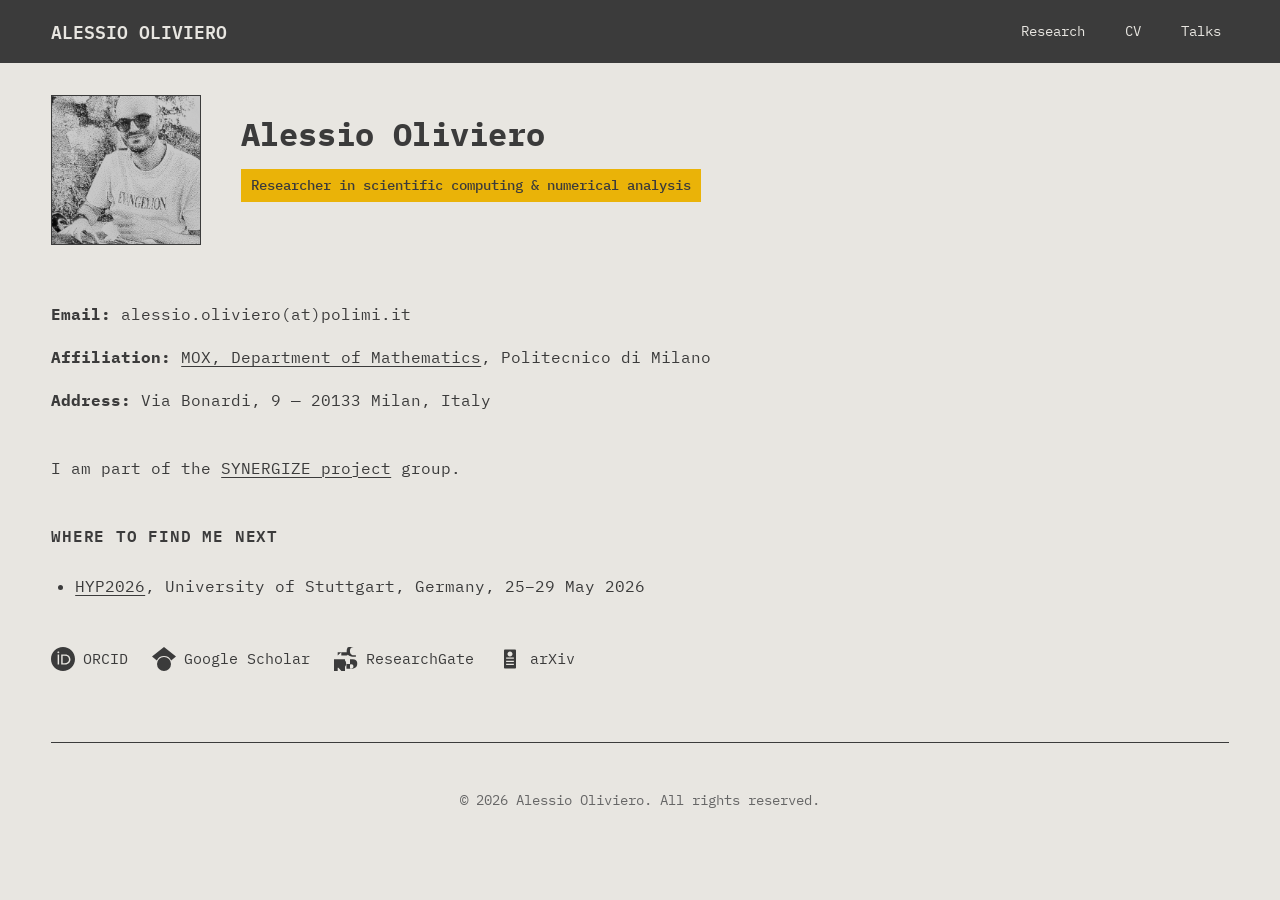
<file: index.html>
<!DOCTYPE html>
<html lang="en">

<head>
    <meta charset="UTF-8">
    <meta name="viewport" content="width=device-width, initial-scale=1.0">
    <title>Alessio Oliviero - Home</title>
    <meta name="description" content="Personal website of Alessio Oliviero.">
    <link rel="stylesheet" href="style.css">
</head>

<body class="home">
    <nav>
        <a href="index.html" class="site-title">Alessio Oliviero</a>
        <div class="nav-links">
            <a href="research.html">Research</a>
            <a href="cv.html">CV</a>
            <a href="talks.html">Talks</a>
        </div>
    </nav>

    <div class="container">
        <header class="header-container">
            <img id="profile-photo" src="io.jpg" alt="Alessio Oliviero">
            <div>
                <h1 class="page-title">Alessio Oliviero</h1>
                <p class="subtitle">Researcher in scientific computing & numerical analysis</p>
            </div>
        </header>

        <section>
            <p><strong>Email:</strong> alessio.oliviero(at)polimi.it</p>
            <p><strong>Affiliation:</strong> <a href="https://mox.polimi.it/" target="_blank">MOX, Department of Mathematics</a>, Politecnico di Milano</p>
            <p><strong>Address:</strong> Via Bonardi, 9 &mdash; 20133 Milan, Italy</p>
        </section>

        <section>
            <p>I am part of the <a href="https://mox.polimi.it/industrial-and-scientific-projects/project-detail/?id=198"
                    target="_blank">SYNERGIZE project</a> group.</p>
        </section>

        <section>
            <h2 class="section-heading">Where to find me next</h2>
            <ul>
                <li><a href="https://www.hyp2026.uni-stuttgart.de/" target="_blank">HYP2026</a>, University of
                    Stuttgart, Germany, 25&ndash;29 May 2026</li>
            </ul>
        </section>

        <section class="social-links">
            <a href="https://orcid.org/0009-0003-2603-6431" title="ORCID" target="_blank">
                <svg width="24" height="24" viewBox="0 0 24 24" fill="currentColor" xmlns="http://www.w3.org/2000/svg">
                    <path
                        d="M12 0C5.372 0 0 5.372 0 12c0 6.627 5.372 12 12 12 6.627 0 12-5.372 12-12C24 5.372 18.627 0 12 0zM7.369 4.378c.525 0 .947.431.947.947s-.422.947-.947.947a.95.95 0 0 1-.947-.947c0-.525.422-.947.947-.947zm-.722 3.038h1.444v10.041H6.647V7.416zm3.562 0h3.9c3.712 0 5.344 2.653 5.344 5.025 0 2.578-2.016 5.025-5.325 5.025h-3.919V7.416zm1.444 1.303v7.444h2.297c3.272 0 4.022-2.484 4.022-3.722 0-2.016-1.284-3.722-4.097-3.722h-2.222z" />
                </svg>
                <span>ORCID</span>
            </a>
            <a href="https://scholar.google.it/citations?user=hSpSvKQAAAAJ&hl" title="Google Scholar" target="_blank">
                <svg width="24" height="24" viewBox="0 0 24 24" fill="currentColor" xmlns="http://www.w3.org/2000/svg">
                    <path
                        d="M12 24a7 7 0 1 1 0-14 7 7 0 0 1 0 14zm0-24L0 9.5l4.838 3.94A8 8 0 0 1 12 9a8 8 0 0 1 7.162 4.44L24 9.5 12 0z" />
                </svg>
                <span>Google Scholar</span>
            </a>
            <a href="https://www.researchgate.net/profile/Alessio-Oliviero-2" title="ResearchGate" target="_blank">
                <svg width="24" height="24" viewBox="0 0 24 24" fill="currentColor" xmlns="http://www.w3.org/2000/svg">
                    <path
                        d="M19.586 0c-.818 0-1.508.19-2.073.565-.564.377-.97.836-1.213 1.374-.249.546-.38 1.222-.38 2.028 0 1.945.722 3.257 2.147 3.923.284.137.66.223 1.124.256.467.034.908.051 1.314.051.411 0 .882-.017 1.416-.051l-.034 1.584c-.58.016-1.123.016-1.636.016-1.191 0-2.247-.09-3.15-.264-1.428-.275-2.529-.86-3.298-1.748-.771-.892-1.157-2.148-1.157-3.754 0-1.533.376-2.784 1.118-3.742C14.508.275 15.65 0 17.184 0h2.402zm-12.28 12.353H11v11.62H7.306v-5.264H3.694v5.264H0v-11.62h7.306c1.69 0 2.923.368 3.696 1.103.774.735 1.161 1.761 1.161 3.076 0 1.23-.332 2.196-.995 2.894-.664.698-1.62 1.103-2.868 1.213l3.525 3.32h-4.463l-2.91-3.287h-1.854v3.287H0V15.54h3.694v-3.187zm0-6.992h3.696c1.69 0 2.924.368 2.924 1.616 0 1.25-.956 1.624-2.26 1.624H7.306V5.361H3.694v3.24zm8.683 6.992h2.905c1.173 0 2.072.194 2.697.58.625.385 1.056.91 1.294 1.57.237.66.357 1.423.357 2.292 0 1.834-.693 3.166-2.076 3.996-1.382.83-3.294 1.246-5.733 1.246H16v-9.684zM12.44 19.46v2.368h3.364c1.176 0 2.074-.183 2.693-.547.62-.364.93-.974.93-1.832 0-.85-.315-1.458-.946-1.825-.63-.367-1.523-.55-2.677-.55h-3.364v2.386z" />
                </svg>
                <span>ResearchGate</span>
            </a>
            <a href="https://arxiv.org/search/?searchtype=author&query=Oliviero%2C+A" title="arXiv" target="_blank">
                <svg width="24" height="24" viewBox="0 0 24 24" fill="currentColor" xmlns="http://www.w3.org/2000/svg">
                    <path
                        d="M16.924 2.4H7.075C6.482 2.4 6 2.883 6 3.475v17.05c0 .592.482 1.075 1.075 1.075h9.849c.592 0 1.076-.483 1.076-1.075V3.475c0-.592-.484-1.075-1.076-1.075zm-1.05 15.688H8.125V16.85h7.75v1.238zm0-3.138H8.125v-1.237h7.75v1.237zm0-3.125H8.125v-1.238h7.75v1.238zM12 9.537c-1.378 0-2.5-1.121-2.5-2.5s1.122-2.5 2.5-2.5 2.5 1.121 2.5 2.5-1.122 2.5-2.5 2.5z" />
                </svg>
                <span>arXiv</span>
            </a>
        </section>

        <footer>
            <p>&copy; 2026 Alessio Oliviero. All rights reserved.</p>
        </footer>
    </div>
</body>

</html>
</file>
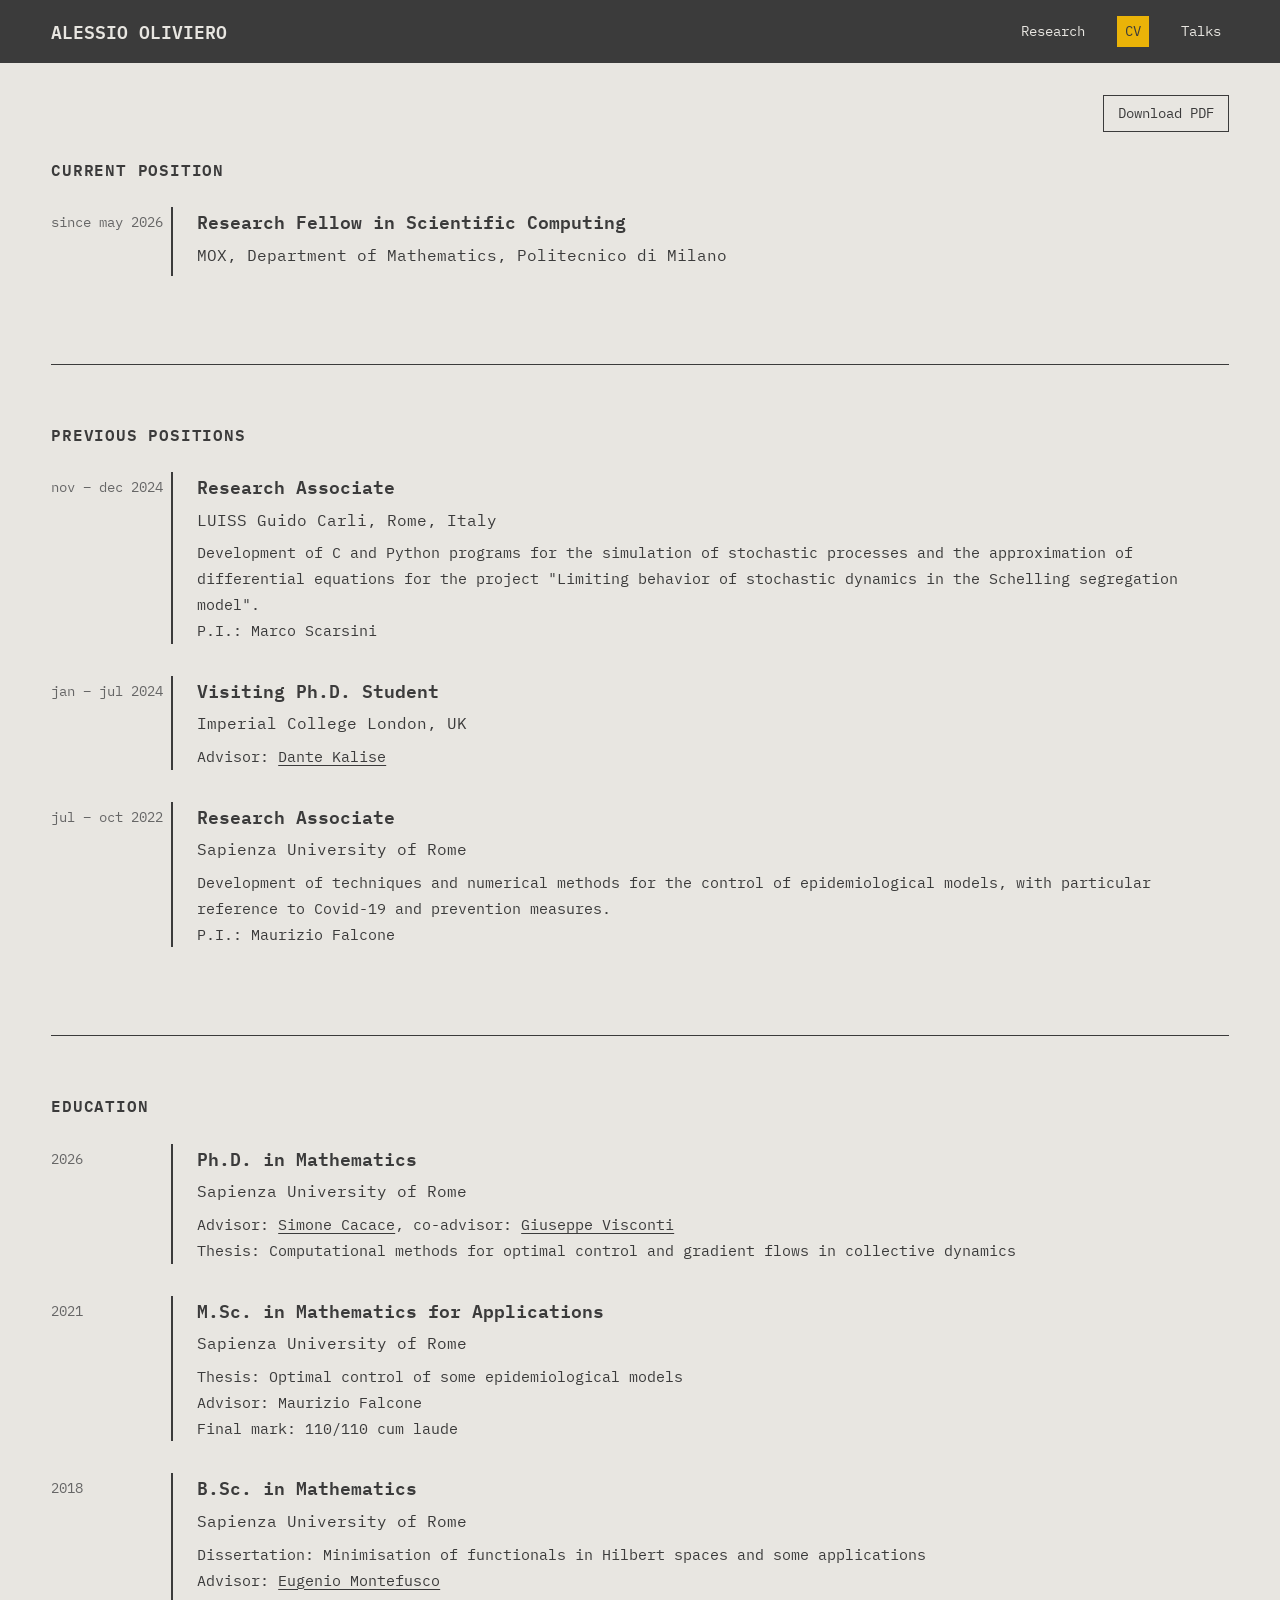
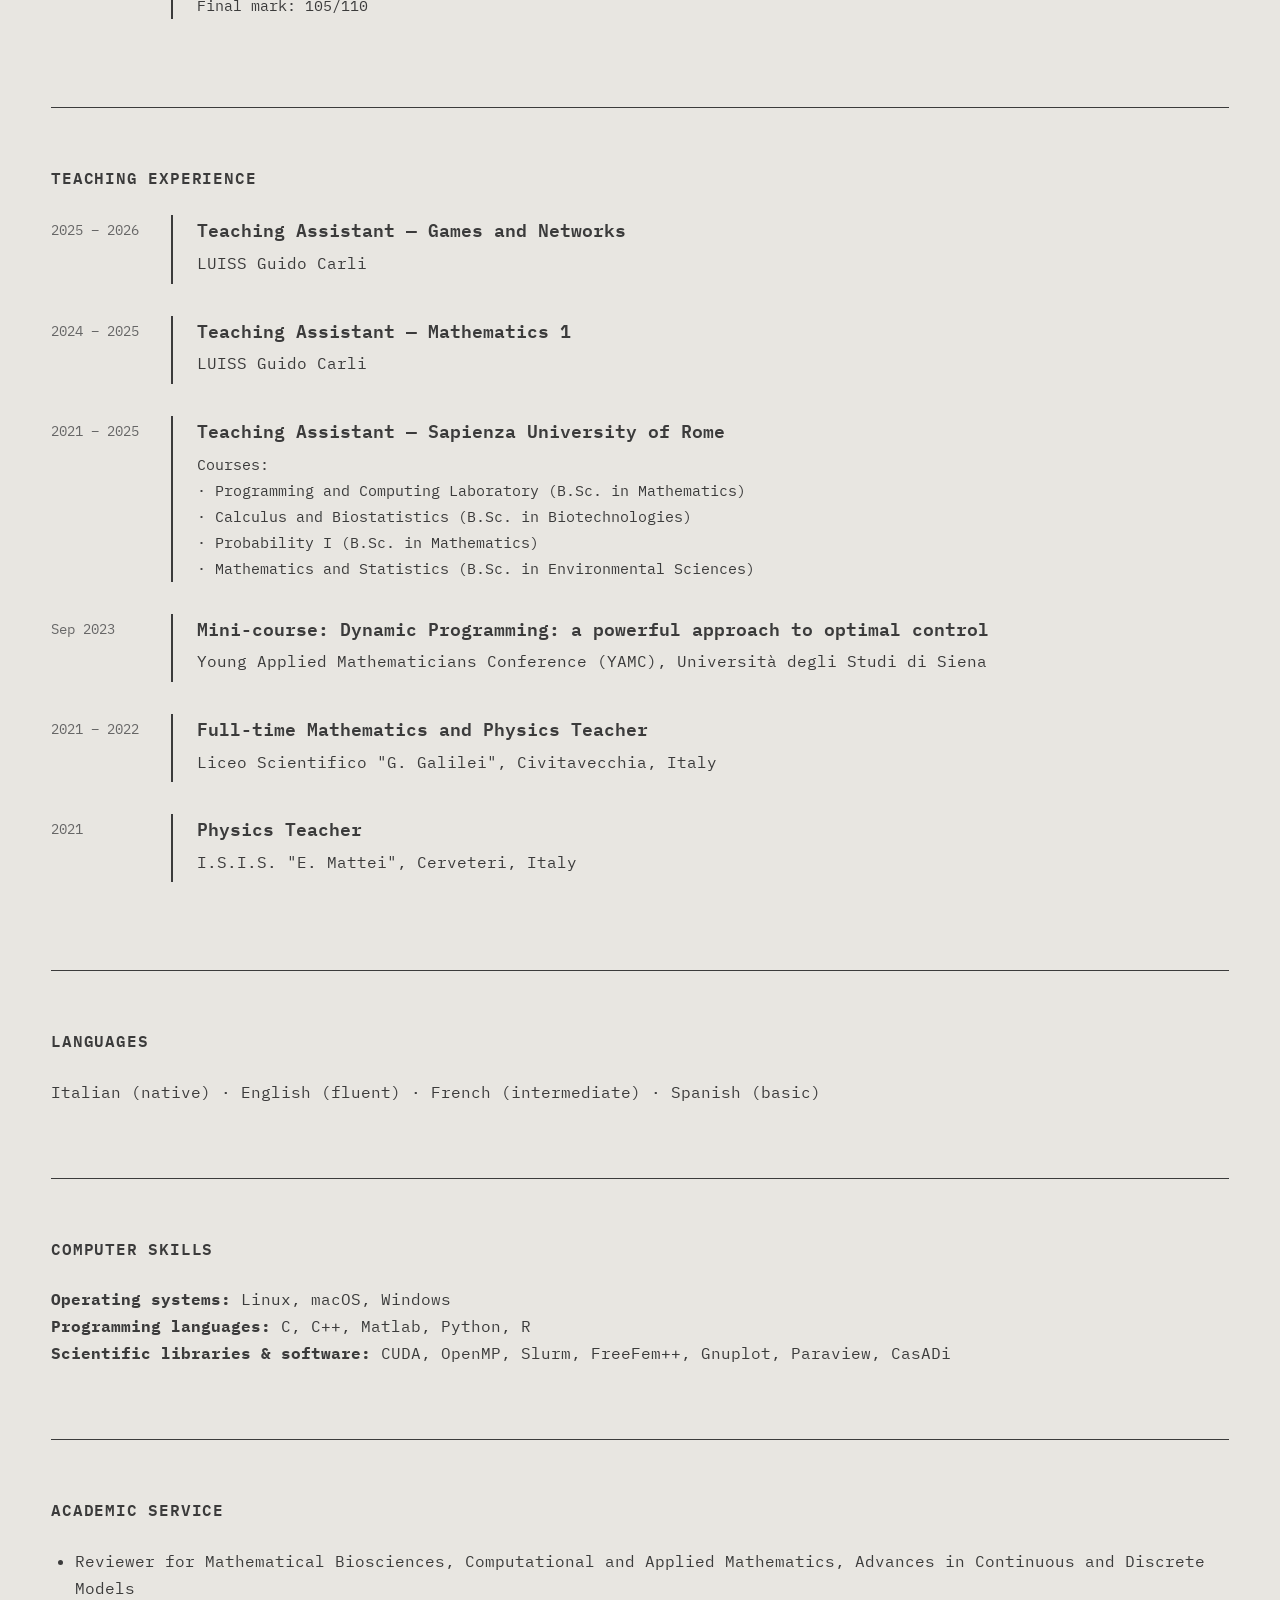
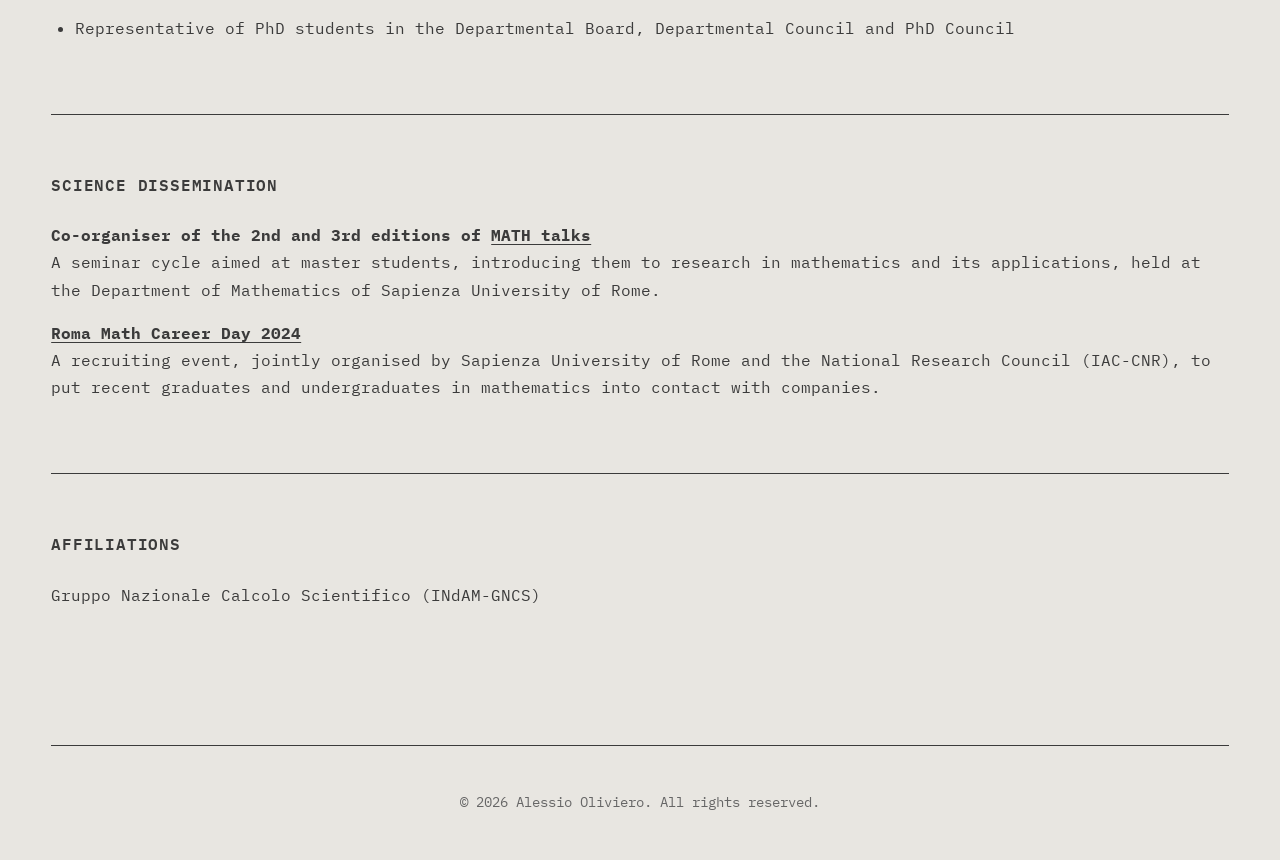
<file: cv.html>
<!DOCTYPE html>
<html lang="en">
<head>
    <meta charset="UTF-8">
    <meta name="viewport" content="width=device-width, initial-scale=1.0">
    <title>Alessio Oliviero - CV</title>
    <meta name="description" content="Curriculum Vitae of Alessio Oliviero.">
    <link rel="stylesheet" href="style.css">
</head>
<body>
    <nav>
        <a href="index.html" class="site-title">Alessio Oliviero</a>
        <div class="nav-links">
            <a href="research.html">Research</a>
            <a href="cv.html" class="active">CV</a>
            <a href="talks.html">Talks</a>
        </div>
    </nav>
    <div class="container">
        <div class="top-bar">
            <a href="https://drive.google.com/file/d/13U3YbW_ttFqAuwfOAF9lla3ItWblME2H/view?usp=drive_link" class="btn-outline" target="_blank">Download PDF</a>
        </div>

        <section>
            <h2 class="section-heading">Current Position</h2>
            <div class="cv-entry">
                <div class="cv-date">since may 2026</div>
                <div class="cv-content">
                    <h3 class="cv-role">Research Fellow in Scientific Computing</h3>
                    <div class="cv-institution">MOX, Department of Mathematics, Politecnico di Milano</div>
                </div>
            </div>
        </section>
        <section>
            <h2 class="section-heading">Previous Positions</h2>
            <div class="cv-entry">
                <div class="cv-date">nov – dec 2024</div>
                <div class="cv-content">
                    <h3 class="cv-role">Research Associate</h3>
                    <div class="cv-institution">LUISS Guido Carli, Rome, Italy</div>
                    <div class="cv-description">Development of C and Python programs for the simulation of stochastic processes and the approximation of differential equations for the project "Limiting behavior of stochastic dynamics in the Schelling segregation model".<br>P.I.: Marco Scarsini</div>
                </div>
            </div>
            <div class="cv-entry">
                <div class="cv-date">jan – jul 2024</div>
                <div class="cv-content">
                    <h3 class="cv-role">Visiting Ph.D. Student</h3>
                    <div class="cv-institution">Imperial College London, UK</div>
                    <div class="cv-description">Advisor: <a href="https://www.dkalise.net/" target="_blank">Dante Kalise</a></div>
                </div>
            </div>
            <div class="cv-entry">
                <div class="cv-date">jul – oct 2022</div>
                <div class="cv-content">
                    <h3 class="cv-role">Research Associate</h3>
                    <div class="cv-institution">Sapienza University of Rome</div>
                    <div class="cv-description">Development of techniques and numerical methods for the control of epidemiological models, with particular reference to Covid-19 and prevention measures.<br>P.I.: Maurizio Falcone</div>
                </div>
            </div>
        </section>
        <section>
            <h2 class="section-heading">Education</h2>
            <div class="cv-entry">
                <div class="cv-date">2026</div>
                <div class="cv-content">
                    <h3 class="cv-role">Ph.D. in Mathematics</h3>
                    <div class="cv-institution">Sapienza University of Rome</div>
                    <div class="cv-description">Advisor: <a href="https://sites.google.com/uniroma1.it/simonecacace" target="_blank">Simone Cacace</a>, co-advisor: <a href="https://giuseppevisconti.site.uniroma1.it/" target="_blank">Giuseppe Visconti</a> <br>Thesis: Computational methods for optimal control and gradient flows in collective dynamics</div>
                </div>
            </div>
            <div class="cv-entry">
                <div class="cv-date">2021</div>
                <div class="cv-content">
                    <h3 class="cv-role">M.Sc. in Mathematics for Applications</h3>
                    <div class="cv-institution">Sapienza University of Rome</div>
                    <div class="cv-description">Thesis: Optimal control of some epidemiological models<br>Advisor: Maurizio Falcone<br>Final mark: 110/110 cum laude</div>
                </div>
            </div>
            <div class="cv-entry">
                <div class="cv-date">2018</div>
                <div class="cv-content">
                    <h3 class="cv-role">B.Sc. in Mathematics</h3>
                    <div class="cv-institution">Sapienza University of Rome</div>
                    <div class="cv-description">Dissertation: Minimisation of functionals in Hilbert spaces and some applications<br>Advisor: <a href="https://corsidilaurea.uniroma1.it/it/lecturer/3cdecf0330d309e2a8ee1bf378feb15f0cd02314f2ce4bd06f1b8053" target="_blank">Eugenio Montefusco</a><br>Final mark: 105/110</div>
                </div>
            </div>
            
        </section>
        <section>
            <h2 class="section-heading">Teaching Experience</h2>
            <div class="cv-entry">
                <div class="cv-date">2025 – 2026</div>
                <div class="cv-content">
                    <h3 class="cv-role">Teaching Assistant — Games and Networks</h3>
                    <div class="cv-institution">LUISS Guido Carli</div>
                </div>
            </div>
            <div class="cv-entry">
                <div class="cv-date">2024 – 2025</div>
                <div class="cv-content">
                    <h3 class="cv-role">Teaching Assistant — Mathematics 1</h3>
                    <div class="cv-institution">LUISS Guido Carli</div>
                </div>
            </div>
            <div class="cv-entry">
                <div class="cv-date">2021 – 2025</div>
                <div class="cv-content">
                    <h3 class="cv-role">Teaching Assistant — Sapienza University of Rome</h3>
                    <div class="cv-description">Courses:<br>· Programming and Computing Laboratory (B.Sc. in Mathematics)<br>· Calculus and Biostatistics (B.Sc. in Biotechnologies)<br>· Probability I (B.Sc. in Mathematics)<br>· Mathematics and Statistics (B.Sc. in Environmental Sciences)</div>
                </div>
            </div>
            <div class="cv-entry">
                <div class="cv-date">Sep 2023</div>
                <div class="cv-content">
                    <h3 class="cv-role">Mini-course: Dynamic Programming: a powerful approach to optimal control</h3>
                    <div class="cv-institution">Young Applied Mathematicians Conference (YAMC), Università degli Studi di Siena</div>
                </div>
            </div>
            <div class="cv-entry">
                <div class="cv-date">2021 – 2022</div>
                <div class="cv-content">
                    <h3 class="cv-role">Full-time Mathematics and Physics Teacher</h3>
                    <div class="cv-institution">Liceo Scientifico "G. Galilei", Civitavecchia, Italy</div>
                </div>
            </div>
            <div class="cv-entry">
                <div class="cv-date">2021</div>
                <div class="cv-content">
                    <h3 class="cv-role">Physics Teacher</h3>
                    <div class="cv-institution">I.S.I.S. "E. Mattei", Cerveteri, Italy</div>
                </div>
            </div>
        </section>
        <section>
            <h2 class="section-heading">Languages</h2>
            <p>Italian (native) · English (fluent) · French (intermediate) · Spanish (basic)</p>
        </section>
        <section>
            <h2 class="section-heading">Computer Skills</h2>
            <p>
                <strong>Operating systems:</strong> Linux, macOS, Windows<br>
                <strong>Programming languages:</strong> C, C++, Matlab, Python, R<br>
                <strong>Scientific libraries &amp; software:</strong> CUDA, OpenMP, Slurm, FreeFem++, Gnuplot, Paraview, CasADi
            </p>
        </section>
        <section>
            <h2 class="section-heading">Academic Service</h2>
            <ul>
                <li>Reviewer for Mathematical Biosciences, Computational and Applied Mathematics, Advances in Continuous and Discrete Models</li>
                <li>Representative of PhD students in the Departmental Board, Departmental Council and PhD Council</li>
            </ul>
        </section>
        <section>
            <h2 class="section-heading">Science Dissemination</h2>
            <p>
                <strong>Co-organiser of the 2nd and 3rd editions of <a href="https://sites.google.com/uniroma1.it/math" target="_blank">MATH talks</a></strong><br>
                A seminar cycle aimed at master students, introducing them to research in mathematics and its applications, held at the Department of Mathematics of Sapienza University of Rome.
            </p>
            <p>
                <strong><a href="https://www.cnr.it/it/evento/19324/roma-math-career-day-2024" target="_blank">Roma Math Career Day 2024</a></strong><br>
                A recruiting event, jointly organised by Sapienza University of Rome and the National Research Council (IAC-CNR), to put recent graduates and undergraduates in mathematics into contact with companies.
            </p>
        </section>
        <section>
            <h2 class="section-heading">Affiliations</h2>
            <p>Gruppo Nazionale Calcolo Scientifico (INdAM-GNCS)</p>
        </section>
        <footer>
            <p>&copy; 2026 Alessio Oliviero. All rights reserved.</p>
        </footer>
    </div>
</body>
</html>
</file>
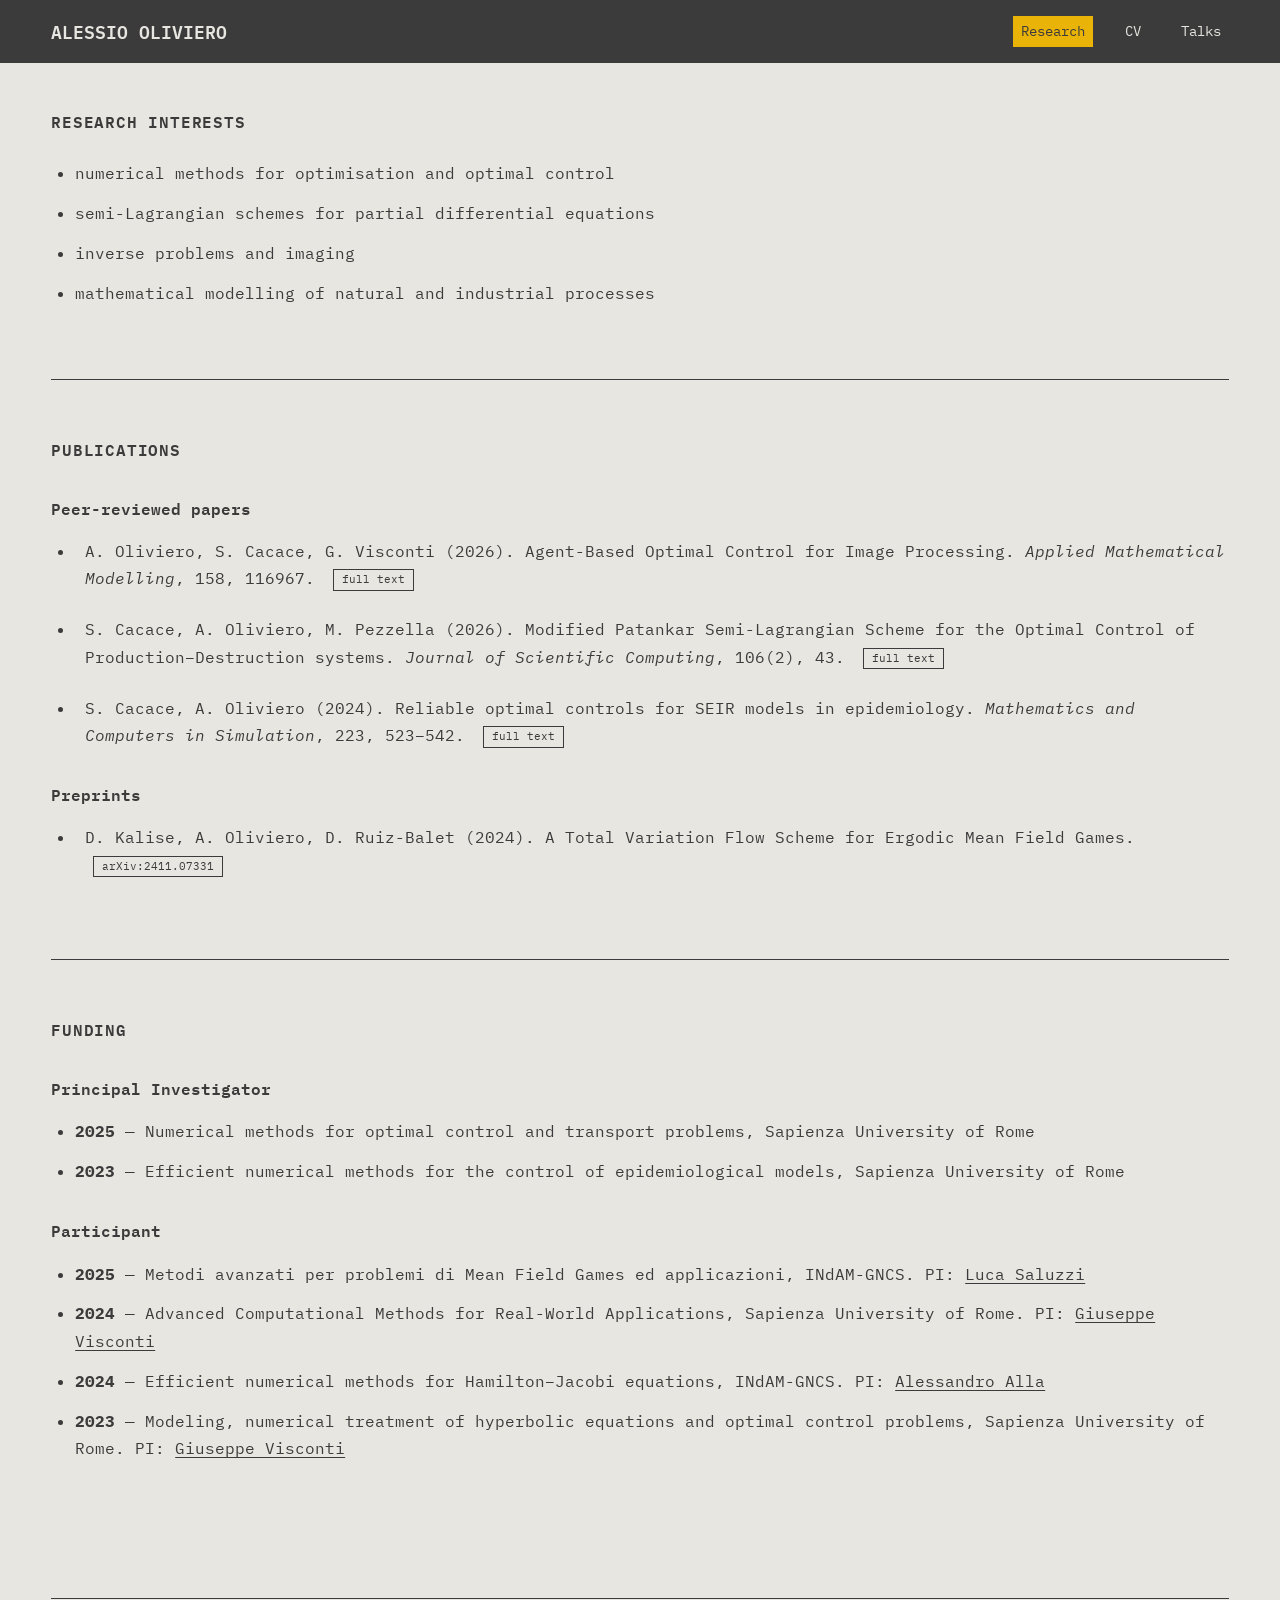
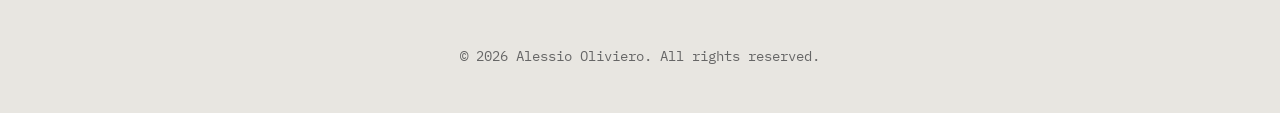
<file: research.html>
<!DOCTYPE html>
<html lang="en">
<head>
    <meta charset="UTF-8">
    <meta name="viewport" content="width=device-width, initial-scale=1.0">
    <title>Alessio Oliviero - Research</title>
    <meta name="description" content="Research interests, publications, and funding of Alessio Oliviero.">
    <link rel="stylesheet" href="style.css">
</head>
<body>
    <nav>
        <a href="index.html" class="site-title">Alessio Oliviero</a>
        <div class="nav-links">
            <a href="research.html" class="active">Research</a>
            <a href="cv.html">CV</a>
            <a href="talks.html">Talks</a>
        </div>
    </nav>

    <div class="container">
        <section>
            <h2 class="section-heading">Research Interests</h2>
            <ul>
                <li>numerical methods for optimisation and optimal control</li>
                <li>semi-Lagrangian schemes for partial differential equations</li>
                <li>inverse problems and imaging</li>
                <li>mathematical modelling of natural and industrial processes</li>
            </ul>
        </section>

        <section>
            <h2 class="section-heading">Publications</h2>
            
            <h3 class="subsection-heading">Peer-reviewed papers</h3>
            <ul>
                <li class="publication-item">
                    A. Oliviero, S. Cacace, G. Visconti (2026). Agent-Based Optimal Control for Image Processing. <em>Applied Mathematical Modelling</em>, 158, 116967. 
                    <a href="https://doi.org/10.1016/j.apm.2026.116967" target="_blank" class="badge">full text</a>
                </li>
                <li class="publication-item">
                    S. Cacace, A. Oliviero, M. Pezzella (2026). Modified Patankar Semi-Lagrangian Scheme for the Optimal Control of Production&ndash;Destruction systems. <em>Journal of Scientific Computing</em>, 106(2), 43. 
                    <a href="https://rdcu.be/eXnLs" target="_blank" class="badge">full text</a>
                </li>
                <li class="publication-item">
                    S. Cacace, A. Oliviero (2024). Reliable optimal controls for SEIR models in epidemiology. <em>Mathematics and Computers in Simulation</em>, 223, 523&ndash;542. 
                    <a href="https://www.sciencedirect.com/science/article/abs/pii/S0378475424001605" target="_blank" class="badge">full text</a>
                </li>
            </ul>

            <h3 class="subsection-heading">Preprints</h3>
            <ul>
                <li class="publication-item">
                    D. Kalise, A. Oliviero, D. Ruiz-Balet (2024). A Total Variation Flow Scheme for Ergodic Mean Field Games. 
                    <a href="https://arxiv.org/pdf/2411.07331" target="_blank" class="badge">arXiv:2411.07331</a>
                </li>
            </ul>
        </section>

        <section>
            <h2 class="section-heading">Funding</h2>
            
            <h3 class="subsection-heading">Principal Investigator</h3>
            <ul>
                <li><strong>2025</strong> &mdash; Numerical methods for optimal control and transport problems, Sapienza University of Rome</li>
                <li><strong>2023</strong> &mdash; Efficient numerical methods for the control of epidemiological models, Sapienza University of Rome</li>
            </ul>

            <h3 class="subsection-heading">Participant</h3>
            <ul>
                <li><strong>2025</strong> &mdash; Metodi avanzati per problemi di Mean Field Games ed applicazioni, INdAM-GNCS. PI: <a href="https://sites.google.com/view/lucasaluzzi/home" target="_blank">Luca Saluzzi</a></li>
                <li><strong>2024</strong> &mdash; Advanced Computational Methods for Real-World Applications, Sapienza University of Rome. PI: <a href="https://giuseppevisconti.site.uniroma1.it/" target="_blank">Giuseppe Visconti</a></li>
                <li><strong>2024</strong> &mdash; Efficient numerical methods for Hamilton&ndash;Jacobi equations, INdAM-GNCS. PI: <a href="https://www.alessandroalla.com/" target="_blank">Alessandro Alla</a></li>
                <li><strong>2023</strong> &mdash; Modeling, numerical treatment of hyperbolic equations and optimal control problems, Sapienza University of Rome. PI: <a href="https://giuseppevisconti.site.uniroma1.it/" target="_blank">Giuseppe Visconti</a></li>
            </ul>
        </section>

        <footer>
            <p>&copy; 2026 Alessio Oliviero. All rights reserved.</p>
        </footer>
    </div>
</body>
</html>
</file>
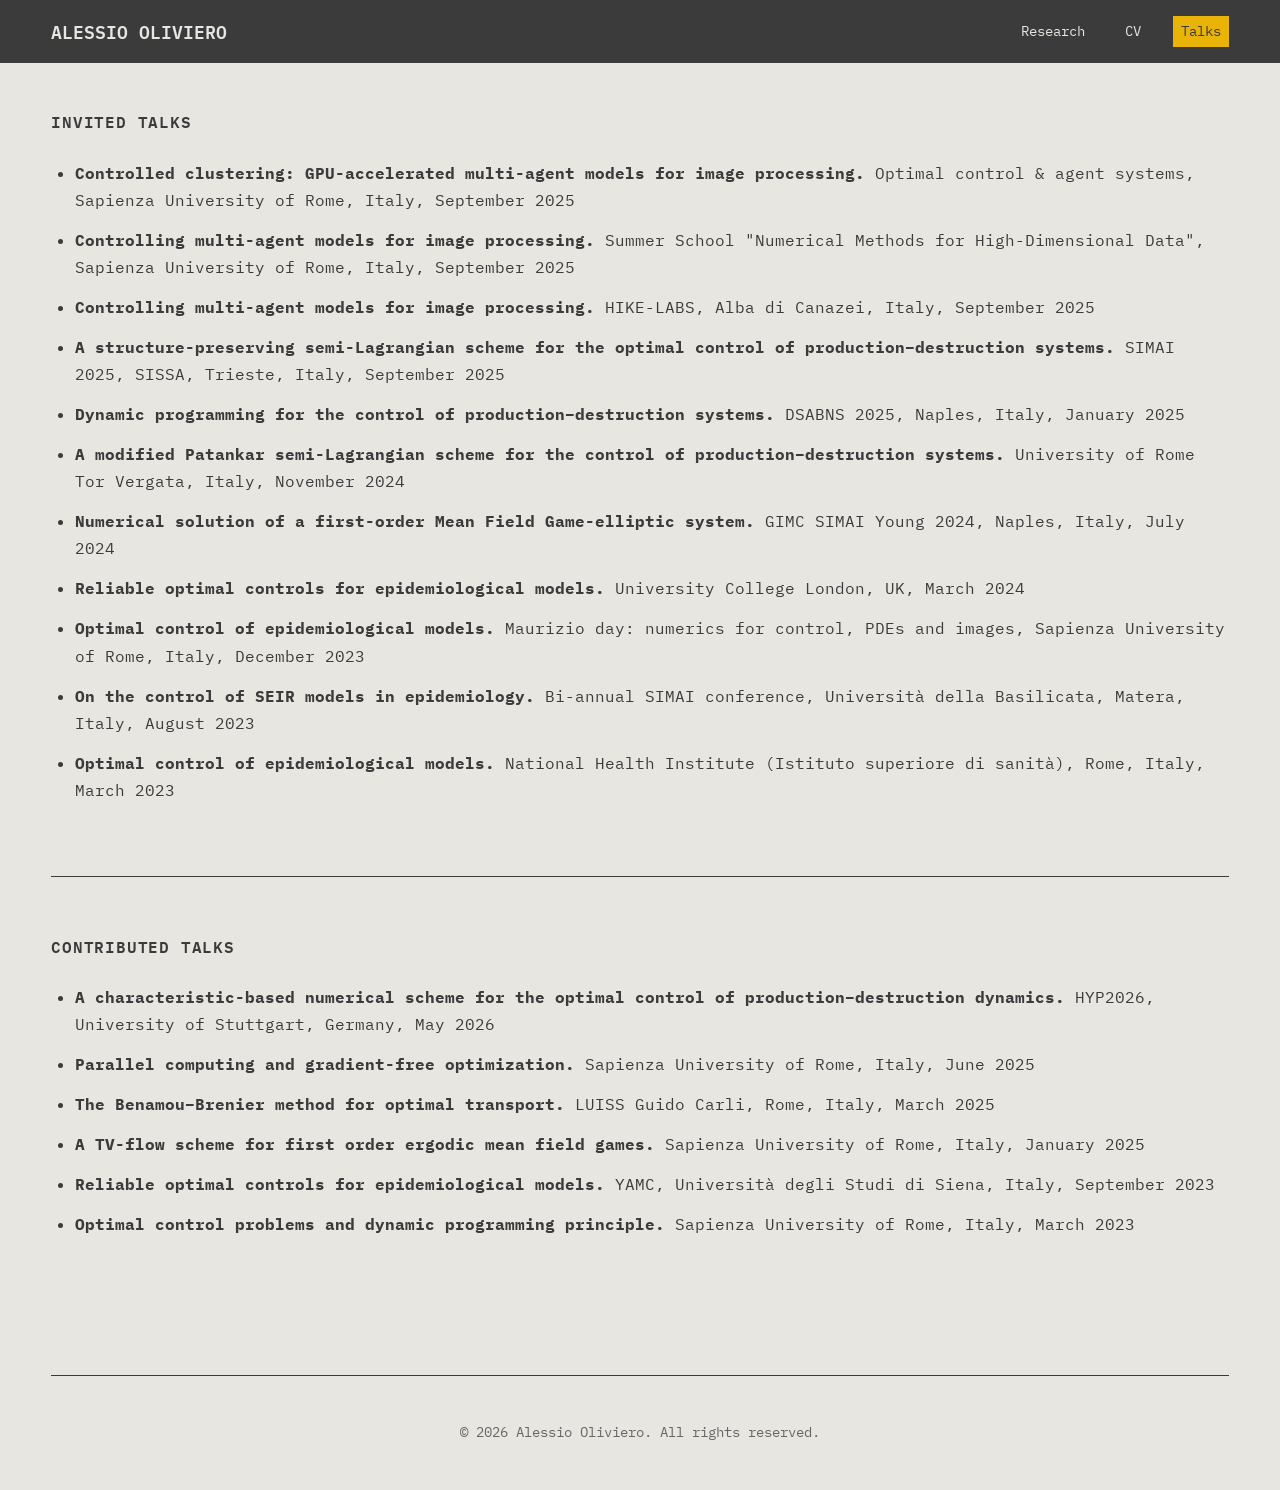
<file: talks.html>
<!DOCTYPE html>
<html lang="en">
<head>
    <meta charset="UTF-8">
    <meta name="viewport" content="width=device-width, initial-scale=1.0">
    <title>Alessio Oliviero - Talks</title>
    <meta name="description" content="Invited and contributed talks by Alessio Oliviero.">
    <link rel="stylesheet" href="style.css">
</head>
<body>
    <nav>
        <a href="index.html" class="site-title">Alessio Oliviero</a>
        <div class="nav-links">
            <a href="research.html">Research</a>
            <a href="cv.html">CV</a>
            <a href="talks.html" class="active">Talks</a>
        </div>
    </nav>

    <div class="container">
        <section>
            <h2 class="section-heading">Invited Talks</h2>
            <ul class="talk-list">
                <li><strong>Controlled clustering: GPU-accelerated multi-agent models for image processing.</strong> Optimal control & agent systems, Sapienza University of Rome, Italy, September 2025</li>
                <li><strong>Controlling multi-agent models for image processing.</strong> Summer School "Numerical Methods for High-Dimensional Data", Sapienza University of Rome, Italy, September 2025</li>
                <li><strong>Controlling multi-agent models for image processing.</strong> HIKE-LABS, Alba di Canazei, Italy, September 2025</li>
                <li><strong>A structure-preserving semi-Lagrangian scheme for the optimal control of production&ndash;destruction systems.</strong> SIMAI 2025, SISSA, Trieste, Italy, September 2025</li>
                <li><strong>Dynamic programming for the control of production&ndash;destruction systems.</strong> DSABNS 2025, Naples, Italy, January 2025</li>
                <li><strong>A modified Patankar semi-Lagrangian scheme for the control of production–destruction systems.</strong> University of Rome Tor Vergata, Italy, November 2024</li>
                <li><strong>Numerical solution of a first-order Mean Field Game-elliptic system.</strong> GIMC SIMAI Young 2024, Naples, Italy, July 2024</li>
                <li><strong>Reliable optimal controls for epidemiological models.</strong> University College London, UK, March 2024</li>
                <li><strong>Optimal control of epidemiological models.</strong> Maurizio day: numerics for control, PDEs and images, Sapienza University of Rome, Italy, December 2023</li>
                <li><strong>On the control of SEIR models in epidemiology.</strong> Bi-annual SIMAI conference, Università della Basilicata, Matera, Italy, August 2023</li>
                <li><strong>Optimal control of epidemiological models.</strong> National Health Institute (Istituto superiore di sanità), Rome, Italy, March 2023</li>
            </ul>
        </section>

        <section>
            <h2 class="section-heading">Contributed Talks</h2>
            <ul class="talk-list">
                <li><strong>A characteristic-based numerical scheme for the optimal control of production–destruction dynamics.</strong> HYP2026, University of Stuttgart, Germany, May 2026</li>
                <li><strong>Parallel computing and gradient-free optimization.</strong> Sapienza University of Rome, Italy, June 2025</li>
                <li><strong>The Benamou–Brenier method for optimal transport.</strong> LUISS Guido Carli, Rome, Italy, March 2025</li>
                <li><strong>A TV-flow scheme for first order ergodic mean field games.</strong> Sapienza University of Rome, Italy, January 2025</li>
                <li><strong>Reliable optimal controls for epidemiological models.</strong> YAMC, Università degli Studi di Siena, Italy, September 2023</li>
                <li><strong>Optimal control problems and dynamic programming principle.</strong> Sapienza University of Rome, Italy, March 2023</li>
            </ul>
        </section>

        <footer>
            <p>&copy; 2026 Alessio Oliviero. All rights reserved.</p>
        </footer>
    </div>
</body>
</html>
</file>
<file: style.css>
@import url('https://fonts.googleapis.com/css2?family=IBM+Plex+Mono:ital,wght@0,300;0,400;0,500;0,600;0,700;1,400&display=swap');

:root {
  --bg: #e8e6e1;
  --text: #3b3b3b;
  --accent: #eab308;
  --border: #3b3b3b;
  --muted: #666666;
}

* {
  border-radius: 0 !important;
  box-shadow: none !important;
  box-sizing: border-box;
}

body {
  font-family: 'IBM Plex Mono', monospace;
  font-weight: 400;
  background-color: var(--bg);
  color: var(--text);
  margin: 0;
  padding: 0;
  line-height: 1.7;
}

/* Full-width container */
.container {
  width: 100%;
  padding: 2rem 4vw;
}

@media (max-width: 768px) {
  .container {
    padding: 1.5rem 20px;
  }
}

/* Nav Bar — full width */
nav {
  display: flex;
  justify-content: space-between;
  align-items: center;
  background-color: var(--text);
  color: var(--bg);
  padding: 1rem 4vw;
}

@media (max-width: 768px) {
  nav {
    flex-direction: column;
    gap: 1rem;
    padding: 1rem 20px 1.5rem;
  }
}

.site-title {
  font-weight: 600;
  font-size: 1.1rem;
  text-transform: uppercase;
  color: var(--bg);
  text-decoration: none;
}

.site-title:hover {
  color: var(--accent);
}

.nav-links {
  display: flex;
  gap: 1.5rem;
  font-family: 'IBM Plex Mono', monospace;
  font-size: 0.85rem;
  color: var(--bg);
}

.nav-links a {
  text-decoration: none;
  color: var(--bg);
  padding: 4px 8px;
  transition: none;
}

.nav-links a.active {
  background-color: var(--accent);
  color: var(--text);
}

.nav-links a:hover {
  color: var(--accent);
}

.nav-links a.active:hover {
  color: var(--muted);
}

/* Headings */
h1, h2, h3, h4, h5, h6 {
  font-weight: 600;
  color: var(--text);
}

h1.page-title {
  font-weight: 700;
  font-size: 2rem;
  margin-bottom: 0.5rem;
  margin-top: 0;
}

.subtitle {
  font-family: 'IBM Plex Mono', monospace;
  font-weight: 500;
  font-size: 0.9rem;
  background-color: var(--accent);
  color: var(--text);
  display: inline-block;
  padding: 4px 10px;
  margin-top: 0;
  margin-bottom: 2rem;
}

/* Sections with full-width separators */
section {
  margin-bottom: 3.5rem;
  padding-bottom: 3.5rem;
  border-bottom: 1px solid var(--border);
}

section:last-of-type {
  border-bottom: none;
}

body.home section {
  border-bottom: none;
  padding-bottom: 0;
  margin-bottom: 2.5rem;
}

h2.section-heading {
  font-weight: 600;
  font-size: 1rem;
  text-transform: uppercase;
  letter-spacing: 0.05em;
  color: var(--text);
  margin-bottom: 1.5rem;
}

h3.subsection-heading {
  font-size: 1rem;
  font-weight: 600;
  color: var(--text);
  margin-top: 2rem;
  margin-bottom: 1rem;
}

/* Links */
a {
  color: var(--text);
  text-decoration: underline;
  text-decoration-thickness: 1px;
  text-decoration-color: var(--border);
  text-underline-offset: 3px;
}

a:hover {
  color: var(--accent);
}

nav a:hover, .btn-outline:hover, .badge:hover {
  text-decoration: none;
}

ul {
  padding-left: 1.5rem;
  margin-top: 0.5rem;
}

li {
  margin-bottom: 0.8rem;
}

/* Social links */
.social-links {
  display: flex;
  flex-wrap: wrap;
  gap: 1.5rem;
  margin-top: 2rem;
}

.social-links a {
  color: var(--text);
  display: flex;
  align-items: center;
  justify-content: center;
  gap: 0.5rem;
  transition: none;
  text-decoration: none;
  padding: 6px 0;
  font-family: 'IBM Plex Mono', monospace;
  font-size: 0.95rem;
}

.social-links a:hover {
  color: var(--accent);
}

/* Footer */
footer {
  text-align: center;
  font-size: 0.85rem;
  color: var(--muted);
  font-family: 'IBM Plex Mono', monospace;
  margin-top: 4rem;
  padding-top: 2rem;
  border-top: 1px solid var(--border);
}

/* Publications */
.publication-item {
  margin-bottom: 1.5rem;
  padding-left: 0.5rem;
  border-left: 2px solid transparent;
}

.publication-item:hover {
  border-left: 2px solid var(--accent);
}

.note {
  color: var(--muted);
  font-size: 0.9rem;
}

/* Top bar (Download PDF) */
.top-bar {
  display: flex;
  justify-content: flex-end;
  margin-bottom: 1.5rem;
}

.btn-outline {
  background-color: transparent;
  color: var(--text);
  border: 1px solid var(--border);
  font-family: 'IBM Plex Mono', monospace;
  padding: 6px 14px;
  font-size: 0.85rem;
  text-decoration: none;
  display: inline-block;
  transition: none;
}

.btn-outline:hover {
  background-color: var(--accent);
  color: var(--text);
  border: 1px solid var(--border);
  text-decoration: none;
}

/* CV timeline entries */
.cv-entry {
  display: flex;
  margin-bottom: 2rem;
}

.cv-date {
  width: 120px;
  flex-shrink: 0;
  font-size: 0.85rem;
  color: var(--muted);
  padding-top: 0.25rem;
  font-family: 'IBM Plex Mono', monospace;
}

.cv-content {
  flex: 1;
  min-width: 0;
  border-left: 2px solid var(--border);
  padding-left: 1.5rem;
  transition: border-color 0s;
}

.cv-entry:hover .cv-content {
  border-left-color: var(--accent);
}

.cv-role {
  font-style: normal;
  font-weight: 600;
  font-size: 1.1rem;
  margin: 0 0 0.3rem 0;
  color: var(--text);
}

.cv-institution {
  font-weight: 400;
  margin-bottom: 0.4rem;
}

.cv-description {
  margin-top: 0.4rem;
  font-size: 0.95rem;
}

/* Badges */
.badge {
  background-color: transparent;
  color: var(--text);
  border: 1px solid var(--border);
  font-family: 'IBM Plex Mono', monospace;
  text-transform: none;
  padding: 2px 8px;
  text-decoration: none;
  font-size: 0.7rem;
  display: inline-block;
  margin-left: 0.5rem;
  vertical-align: middle;
  text-indent: 0;
  line-height: 1.4;
}

.badge:hover {
  background-color: var(--accent);
  color: var(--text);
  text-decoration: none;
}

/* Profile photo */
#profile-photo {
  width: 150px;
  height: 150px;
  object-fit: cover;
  filter: grayscale(100%);
  border: 1px solid var(--border);
}

/* Header with profile photo */
.header-container {
  display: flex;
  gap: 2.5rem;
  align-items: center;
  margin-bottom: 3.5rem;
}

@media (max-width: 768px) {
  .header-container {
    flex-direction: column;
    text-align: center;
  }
}

/* Responsive tables */
table {
  width: 100%;
  border-collapse: collapse;
}

@media (max-width: 768px) {
  .table-wrapper {
    overflow-x: auto;
    -webkit-overflow-scrolling: touch;
  }
}
</file>
